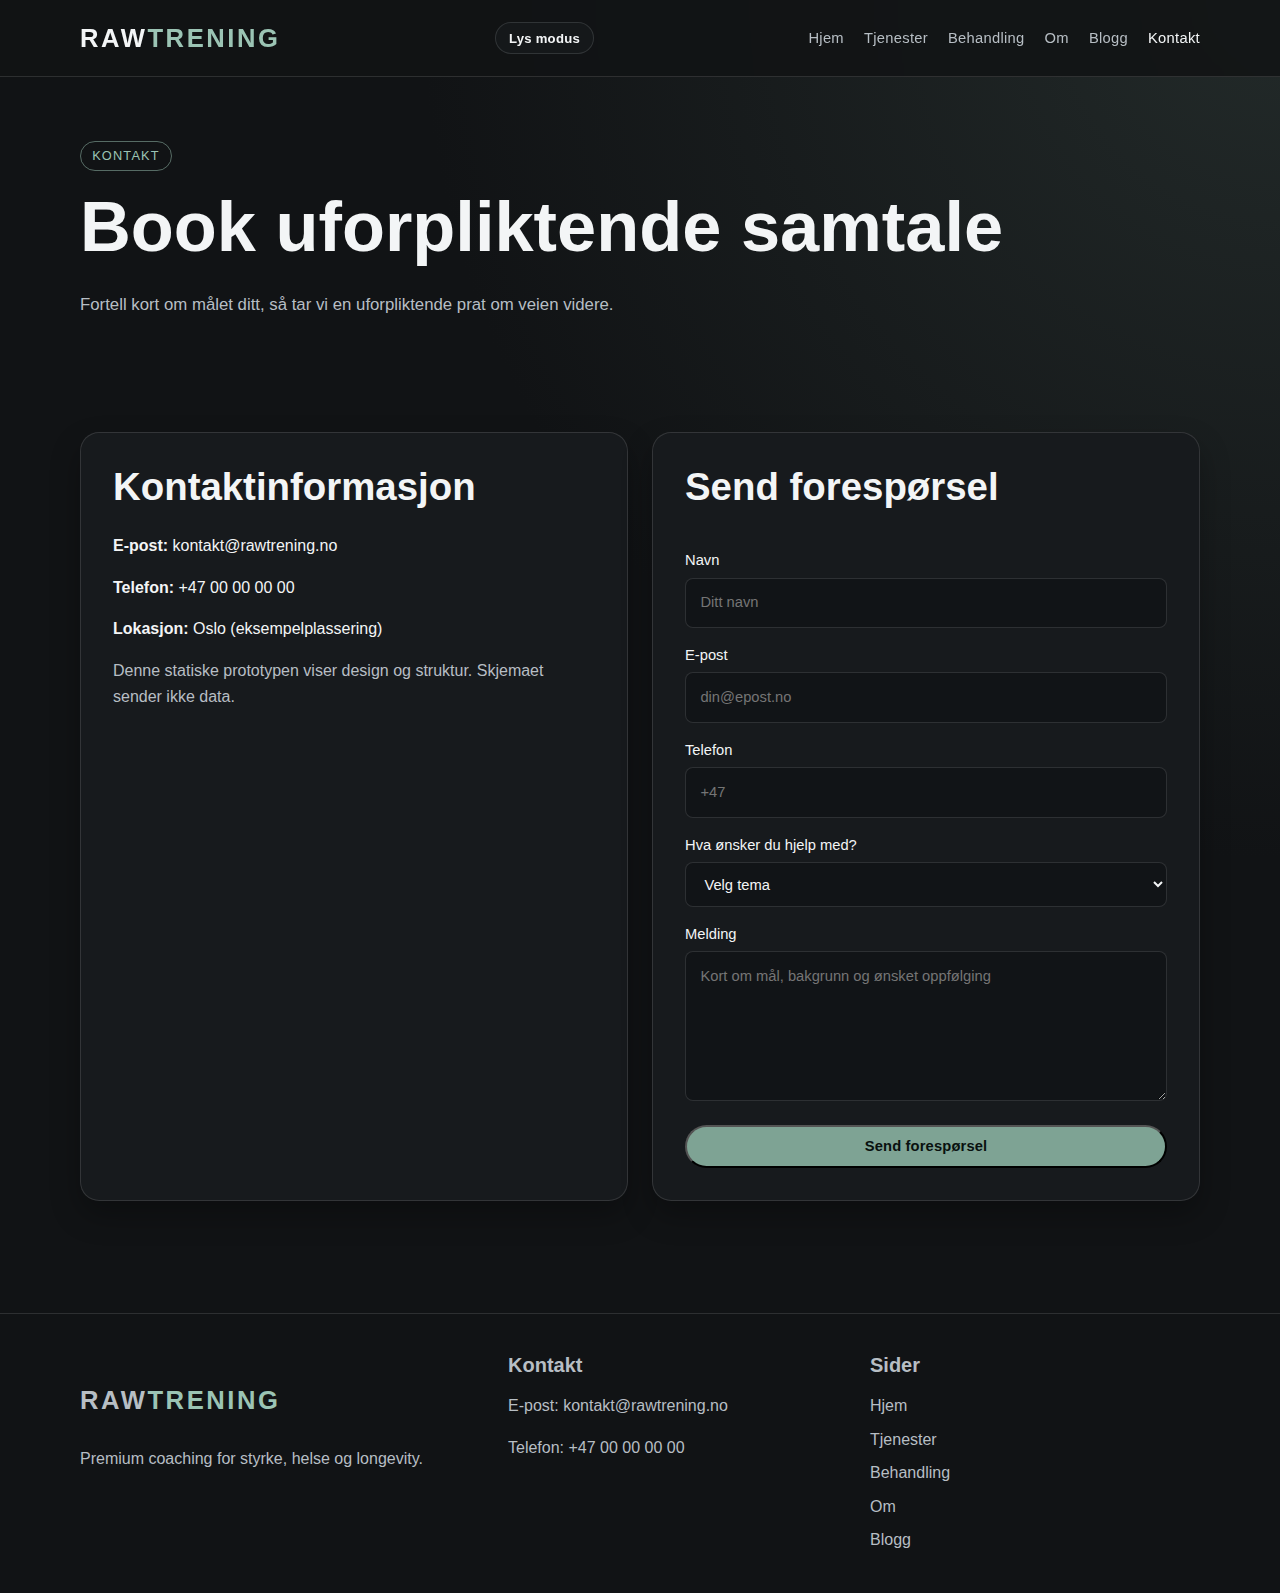
<file: kontakt.html>
<!doctype html>
<html lang="no">
<head>
  <meta charset="UTF-8" />
  <meta name="viewport" content="width=device-width, initial-scale=1.0" />
  <meta name="description" content="Kontakt RAW Trening." />
  <title>Kontakt | RAW Trening</title>
  <link rel="stylesheet" href="assets/css/styles.css" />
</head>
<body>
  <header class="site-header">
    <div class="container nav-wrap">
      <a class="logo" href="index.html">RAW<span>Trening</span></a>
      <div class="header-controls">
        <button class="theme-toggle" type="button" aria-label="Bytt fargetema" aria-pressed="false">Lys modus</button>
        <button class="nav-toggle" aria-label="Meny" aria-expanded="false">Meny</button>
      </div>
      <ul class="nav-links">
        <li><a href="index.html">Hjem</a></li>
        <li><a href="tjenester.html">Tjenester</a></li>
        <li><a href="behandling.html">Behandling</a></li>
        <li><a href="om.html">Om</a></li>
        <li><a href="blogg.html">Blogg</a></li>
        <li><a class="active" href="kontakt.html">Kontakt</a></li>
      </ul>
    </div>
  </header>

  <main>
    <section class="page-hero">
      <div class="container">
        <span class="kicker">Kontakt</span>
        <h1>Book uforpliktende samtale</h1>
        <p class="lead">Fortell kort om målet ditt, så tar vi en uforpliktende prat om veien videre.</p>
      </div>
    </section>

    <section>
      <div class="container grid-2">
        <article class="panel">
          <h2>Kontaktinformasjon</h2>
          <p><strong>E-post:</strong> kontakt@rawtrening.no</p>
          <p><strong>Telefon:</strong> +47 00 00 00 00</p>
          <p><strong>Lokasjon:</strong> Oslo (eksempelplassering)</p>
          <p class="copy-muted">Denne statiske prototypen viser design og struktur. Skjemaet sender ikke data.</p>
        </article>

        <form class="panel form-grid" action="#" method="post">
          <h2>Send forespørsel</h2>
          <label>
            Navn
            <input type="text" name="navn" placeholder="Ditt navn" />
          </label>
          <label>
            E-post
            <input type="email" name="epost" placeholder="din@epost.no" />
          </label>
          <label>
            Telefon
            <input type="tel" name="telefon" placeholder="+47" />
          </label>
          <label>
            Hva ønsker du hjelp med?
            <select name="tema">
              <option>Velg tema</option>
              <option>1:1 coaching</option>
              <option>Online oppfølging</option>
              <option>Longevity-program</option>
            </select>
          </label>
          <label>
            Melding
            <textarea name="melding" placeholder="Kort om mål, bakgrunn og ønsket oppfølging"></textarea>
          </label>
          <button class="btn" type="submit">Send forespørsel</button>
        </form>
      </div>
    </section>
  </main>

  <footer class="site-footer">
    <div class="container footer-grid">
      <div>
        <p class="logo">RAW<span>Trening</span></p>
        <p>Premium coaching for styrke, helse og longevity.</p>
      </div>
      <div>
        <h3>Kontakt</h3>
        <p>E-post: kontakt@rawtrening.no</p>
        <p>Telefon: +47 00 00 00 00</p>
      </div>
      <div>
        <h3>Sider</h3>
        <ul class="footer-links">
          <li><a href="index.html">Hjem</a></li>
          <li><a href="tjenester.html">Tjenester</a></li>
          <li><a href="behandling.html">Behandling</a></li>
        <li><a href="om.html">Om</a></li>
          <li><a href="blogg.html">Blogg</a></li>
        </ul>
      </div>
    </div>
  </footer>

  <script src="assets/js/main.js"></script>
</body>
</html>
</file>
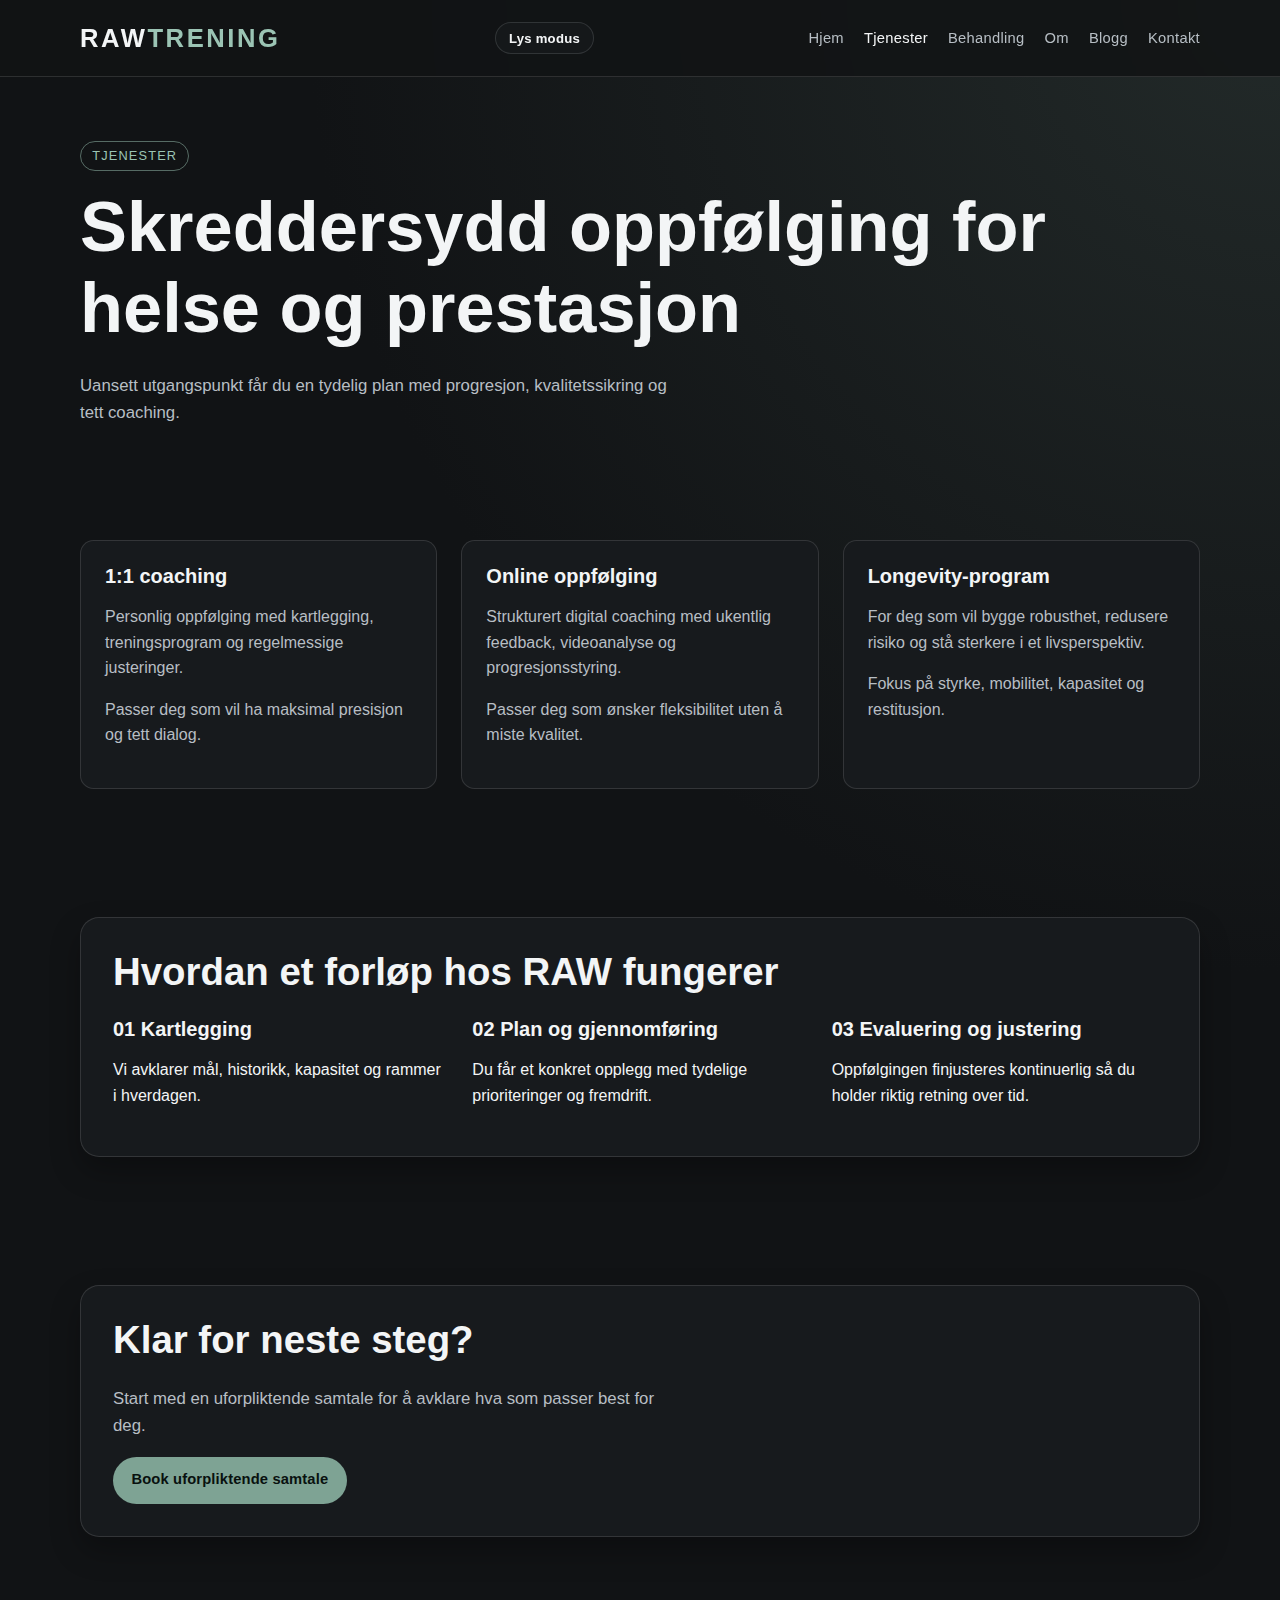
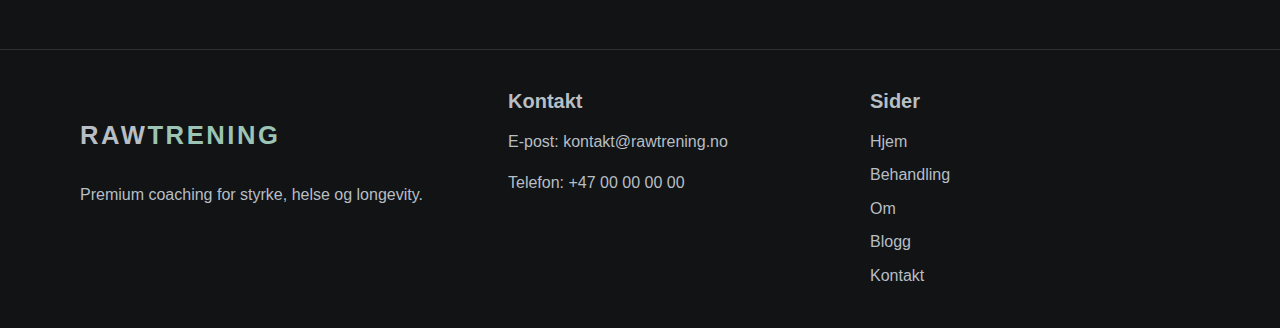
<file: tjenester.html>
<!doctype html>
<html lang="no">
<head>
  <meta charset="UTF-8" />
  <meta name="viewport" content="width=device-width, initial-scale=1.0" />
  <meta name="description" content="Tjenester hos RAW Trening." />
  <title>Tjenester | RAW Trening</title>
  <link rel="stylesheet" href="assets/css/styles.css" />
</head>
<body>
  <header class="site-header">
    <div class="container nav-wrap">
      <a class="logo" href="index.html">RAW<span>Trening</span></a>
      <div class="header-controls">
        <button class="theme-toggle" type="button" aria-label="Bytt fargetema" aria-pressed="false">Lys modus</button>
        <button class="nav-toggle" aria-label="Meny" aria-expanded="false">Meny</button>
      </div>
      <ul class="nav-links">
        <li><a href="index.html">Hjem</a></li>
        <li><a class="active" href="tjenester.html">Tjenester</a></li>
        <li><a href="behandling.html">Behandling</a></li>
        <li><a href="om.html">Om</a></li>
        <li><a href="blogg.html">Blogg</a></li>
        <li><a href="kontakt.html">Kontakt</a></li>
      </ul>
    </div>
  </header>

  <main>
    <section class="page-hero">
      <div class="container">
        <span class="kicker">Tjenester</span>
        <h1>Skreddersydd oppfølging for helse og prestasjon</h1>
        <p class="lead">Uansett utgangspunkt får du en tydelig plan med progresjon, kvalitetssikring og tett coaching.</p>
      </div>
    </section>

    <section>
      <div class="container grid-3">
        <article class="card">
          <h3>1:1 coaching</h3>
          <p>Personlig oppfølging med kartlegging, treningsprogram og regelmessige justeringer.</p>
          <p class="copy-muted">Passer deg som vil ha maksimal presisjon og tett dialog.</p>
        </article>
        <article class="card">
          <h3>Online oppfølging</h3>
          <p>Strukturert digital coaching med ukentlig feedback, videoanalyse og progresjonsstyring.</p>
          <p class="copy-muted">Passer deg som ønsker fleksibilitet uten å miste kvalitet.</p>
        </article>
        <article class="card">
          <h3>Longevity-program</h3>
          <p>For deg som vil bygge robusthet, redusere risiko og stå sterkere i et livsperspektiv.</p>
          <p class="copy-muted">Fokus på styrke, mobilitet, kapasitet og restitusjon.</p>
        </article>
      </div>
    </section>

    <section>
      <div class="container panel">
        <h2>Hvordan et forløp hos RAW fungerer</h2>
        <div class="grid-3">
          <div>
            <h3>01 Kartlegging</h3>
            <p>Vi avklarer mål, historikk, kapasitet og rammer i hverdagen.</p>
          </div>
          <div>
            <h3>02 Plan og gjennomføring</h3>
            <p>Du får et konkret opplegg med tydelige prioriteringer og fremdrift.</p>
          </div>
          <div>
            <h3>03 Evaluering og justering</h3>
            <p>Oppfølgingen finjusteres kontinuerlig så du holder riktig retning over tid.</p>
          </div>
        </div>
      </div>
    </section>

    <section>
      <div class="container panel">
        <h2>Klar for neste steg?</h2>
        <p class="lead">Start med en uforpliktende samtale for å avklare hva som passer best for deg.</p>
        <a class="btn" href="kontakt.html">Book uforpliktende samtale</a>
      </div>
    </section>
  </main>

  <footer class="site-footer">
    <div class="container footer-grid">
      <div>
        <p class="logo">RAW<span>Trening</span></p>
        <p>Premium coaching for styrke, helse og longevity.</p>
      </div>
      <div>
        <h3>Kontakt</h3>
        <p>E-post: kontakt@rawtrening.no</p>
        <p>Telefon: +47 00 00 00 00</p>
      </div>
      <div>
        <h3>Sider</h3>
        <ul class="footer-links">
          <li><a href="index.html">Hjem</a></li>
          <li><a href="behandling.html">Behandling</a></li>
        <li><a href="om.html">Om</a></li>
          <li><a href="blogg.html">Blogg</a></li>
          <li><a href="kontakt.html">Kontakt</a></li>
        </ul>
      </div>
    </div>
  </footer>

  <script src="assets/js/main.js"></script>
</body>
</html>
</file>
<file: assets/css/styles.css>
:root {
  --color-bg: #111315;
  --color-surface: #171a1d;
  --color-surface-soft: #1f2327;
  --color-text: #f3f5f6;
  --color-text-muted: #b7bec4;
  --color-accent: #7ea394;
  --color-accent-strong: #9bc4b4;
  --color-border: rgba(255, 255, 255, 0.12);
  --color-overlay: rgba(17, 19, 21, 0.56);

  --font-sans: "Inter", "Segoe UI", Roboto, Helvetica, Arial, sans-serif;

  --fs-900: clamp(2.2rem, 6vw, 4.4rem);
  --fs-800: clamp(1.8rem, 3vw, 3rem);
  --fs-700: clamp(1.35rem, 2vw, 2rem);
  --fs-600: 1.25rem;
  --fs-500: 1.05rem;
  --fs-400: 1rem;
  --fs-300: 0.92rem;

  --space-2: 0.5rem;
  --space-3: 0.75rem;
  --space-4: 1rem;
  --space-5: 1.25rem;
  --space-6: 1.5rem;
  --space-8: 2rem;
  --space-10: 2.5rem;
  --space-12: 3rem;
  --space-16: 4rem;
  --space-20: 5rem;

  --radius-sm: 0.5rem;
  --radius-md: 0.85rem;
  --radius-lg: 1.2rem;

  --shadow-soft: 0 14px 30px rgba(0, 0, 0, 0.28);
}

:root[data-theme="light"] {
  --color-bg: #eef2f1;
  --color-surface: #ffffff;
  --color-surface-soft: #f4f7f6;
  --color-text: #1a2328;
  --color-text-muted: #52606a;
  --color-accent: #8fb8a7;
  --color-accent-strong: #6f9a8c;
  --color-border: rgba(22, 37, 45, 0.14);
  --color-overlay: rgba(232, 238, 237, 0.52);
  --shadow-soft: 0 14px 30px rgba(27, 42, 52, 0.09);
}

* {
  box-sizing: border-box;
}

html {
  scroll-behavior: smooth;
}

body {
  margin: 0;
  font-family: var(--font-sans);
  color: var(--color-text);
  background: radial-gradient(circle at top right, color-mix(in srgb, var(--color-accent) 16%, var(--color-bg)), var(--color-bg) 42%);
  line-height: 1.6;
}

img {
  max-width: 100%;
  display: block;
}

a {
  color: inherit;
  text-decoration: none;
}

.container {
  width: min(1120px, 92vw);
  margin-inline: auto;
}

.skip-link {
  position: absolute;
  left: -999px;
}

.skip-link:focus {
  left: 1rem;
  top: 1rem;
  background: var(--color-accent);
  color: var(--color-bg);
  padding: var(--space-3) var(--space-4);
  border-radius: var(--radius-sm);
  z-index: 999;
}

.site-header {
  position: sticky;
  top: 0;
  z-index: 50;
  border-bottom: 1px solid var(--color-border);
  background: color-mix(in srgb, var(--color-bg) 88%, transparent);
  backdrop-filter: blur(8px);
}

.nav-wrap {
  min-height: 76px;
  display: flex;
  align-items: center;
  justify-content: space-between;
  gap: var(--space-4);
}

.header-controls {
  display: flex;
  align-items: center;
  gap: var(--space-3);
}

.theme-toggle {
  border: 1px solid var(--color-border);
  background: color-mix(in srgb, var(--color-surface) 80%, transparent);
  color: var(--color-text);
  border-radius: 999px;
  padding: 0.45rem 0.8rem;
  font-size: 0.82rem;
  font-weight: 600;
  letter-spacing: 0.02em;
  cursor: pointer;
}

.theme-toggle:hover {
  border-color: var(--color-accent);
  color: var(--color-accent-strong);
}

.logo {
  font-size: var(--fs-700);
  font-weight: 700;
  letter-spacing: 0.1em;
  text-transform: uppercase;
}

.logo span {
  color: var(--color-accent-strong);
}

.nav-toggle {
  display: none;
  border: 1px solid var(--color-border);
  background: transparent;
  color: var(--color-text);
  border-radius: var(--radius-sm);
  padding: 0.45rem 0.75rem;
}

.nav-links {
  list-style: none;
  margin: 0;
  padding: 0;
  display: flex;
  align-items: center;
  gap: clamp(0.75rem, 1.6vw, 1.25rem);
}

.nav-links a {
  color: var(--color-text-muted);
  font-size: var(--fs-300);
  letter-spacing: 0.02em;
  transition: color 0.2s ease;
}

.nav-links a:hover,
.nav-links a.active {
  color: var(--color-text);
}


.btn,
.btn-outline {
  display: inline-flex;
  align-items: center;
  justify-content: center;
  padding: 0.72rem 1.15rem;
  border-radius: 999px;
  font-weight: 600;
  font-size: var(--fs-300);
  letter-spacing: 0.01em;
  transition: transform 0.2s ease, background 0.2s ease;
}

.btn {
  background: var(--color-accent);
  color: #09110f;
}

.btn:hover {
  transform: translateY(-1px);
  background: var(--color-accent-strong);
}

.btn-outline {
  border: 1px solid var(--color-border);
  color: var(--color-text);
}

.btn-outline:hover {
  border-color: var(--color-accent);
  color: var(--color-accent-strong);
}

main section {
  padding-block: var(--space-16);
}

.hero {
  padding-block: var(--space-20) var(--space-16);
}

.hero-grid {
  display: grid;
  grid-template-columns: 1.12fr 0.88fr;
  gap: var(--space-12);
  align-items: end;
}

.kicker {
  display: inline-block;
  color: var(--color-accent-strong);
  border: 1px solid rgba(155, 196, 180, 0.5);
  border-radius: 999px;
  padding: 0.25rem 0.7rem;
  font-size: 0.8rem;
  text-transform: uppercase;
  letter-spacing: 0.09em;
  margin-bottom: var(--space-4);
}

h1,
h2,
h3 {
  margin-top: 0;
  line-height: 1.15;
}

h1 {
  font-size: var(--fs-900);
  margin-bottom: var(--space-6);
}

h2 {
  font-size: var(--fs-800);
  margin-bottom: var(--space-6);
}

h3 {
  font-size: var(--fs-600);
  margin-bottom: var(--space-4);
}

.lead {
  font-size: var(--fs-500);
  color: var(--color-text-muted);
  max-width: 60ch;
}

.actions {
  margin-top: var(--space-8);
  display: flex;
  flex-wrap: wrap;
  gap: var(--space-4);
}

.panel {
  background: var(--color-surface);
  border: 1px solid var(--color-border);
  border-radius: var(--radius-lg);
  padding: var(--space-8);
  box-shadow: var(--shadow-soft);
}

.hero-media {
  min-height: 520px;
  border-radius: var(--radius-lg);
  overflow: hidden;
  position: relative;
}

.hero-media img {
  width: 100%;
  height: 100%;
  object-fit: cover;
}

.hero-media::after {
  content: "";
  position: absolute;
  inset: 0;
  background: linear-gradient(to top, rgba(17, 19, 21, 0.62), transparent 55%);
}

.hero-media-note {
  position: absolute;
  z-index: 2;
  left: var(--space-6);
  right: var(--space-6);
  bottom: var(--space-6);
  font-size: var(--fs-300);
  color: #d5dde2;
}

.grid-3 {
  display: grid;
  grid-template-columns: repeat(3, minmax(0, 1fr));
  gap: var(--space-6);
}

.grid-2 {
  display: grid;
  grid-template-columns: repeat(2, minmax(0, 1fr));
  gap: var(--space-6);
}

.card {
  background: var(--color-surface);
  border: 1px solid var(--color-border);
  border-radius: var(--radius-md);
  padding: var(--space-6);
}

.card p,
.copy-muted,
.meta {
  color: var(--color-text-muted);
}

.stat {
  font-size: var(--fs-700);
  font-weight: 700;
  color: var(--color-accent-strong);
}

.founder {
  align-items: center;
}

.founder-photo {
  border-radius: var(--radius-lg);
  border: 1px solid var(--color-border);
  overflow: hidden;
  aspect-ratio: 4 / 5;
  background: var(--color-surface-soft);
}

.founder-photo img {
  width: 100%;
  height: 100%;
  object-fit: cover;
}

.testimonial-structure {
  border-left: 2px solid var(--color-accent);
}


.team-card {
  padding: 0;
  overflow: hidden;
}

.team-card img {
  aspect-ratio: 4/3;
  width: 100%;
  object-fit: cover;
}

.team-card .content {
  padding: var(--space-6);
}

.blog-card {
  overflow: hidden;
  padding: 0;
}

.blog-card img {
  aspect-ratio: 16/10;
  object-fit: cover;
}

.blog-card .content {
  padding: var(--space-6);
}

.meta {
  font-size: 0.82rem;
  text-transform: uppercase;
  letter-spacing: 0.05em;
}

.form-grid {
  display: grid;
  gap: var(--space-4);
}

label {
  font-weight: 500;
  font-size: 0.92rem;
}

input,
textarea,
select {
  width: 100%;
  margin-top: 0.3rem;
  border-radius: var(--radius-sm);
  border: 1px solid var(--color-border);
  background: #111417;
  color: var(--color-text);
  padding: 0.78rem 0.9rem;
  font: inherit;
}

input:focus,
textarea:focus,
select:focus {
  outline: 2px solid var(--color-accent);
  border-color: transparent;
}

textarea {
  min-height: 150px;
  resize: vertical;
}

.site-footer {
  border-top: 1px solid var(--color-border);
  margin-top: var(--space-12);
  padding: var(--space-10) 0;
  color: var(--color-text-muted);
}

.footer-grid {
  display: grid;
  grid-template-columns: 1.2fr 1fr 1fr;
  gap: var(--space-8);
}

.footer-links {
  list-style: none;
  margin: 0;
  padding: 0;
  display: grid;
  gap: var(--space-2);
}

.page-hero {
  padding-block: var(--space-16) var(--space-8);
}

.page-hero p {
  max-width: 65ch;
}

@media (max-width: 1200px) {
  .hero-grid,
  .grid-3,
  .grid-2,
  .footer-grid {
    grid-template-columns: 1fr;
  }

  .hero-media {
    min-height: 360px;
  }

  .nav-toggle {
    display: inline-flex;
  }

  .theme-toggle {
    padding: 0.42rem 0.72rem;
    font-size: 0.78rem;
  }

  .nav-links {
    position: absolute;
    top: 76px;
    right: 0;
    left: 0;
    display: none;
    flex-direction: column;
    align-items: flex-start;
    background: var(--color-surface);
    border-top: 1px solid var(--color-border);
    padding: var(--space-6) 4vw;
    gap: var(--space-4);
  }

  .nav-links.open {
    display: flex;
  }
}
</file>
